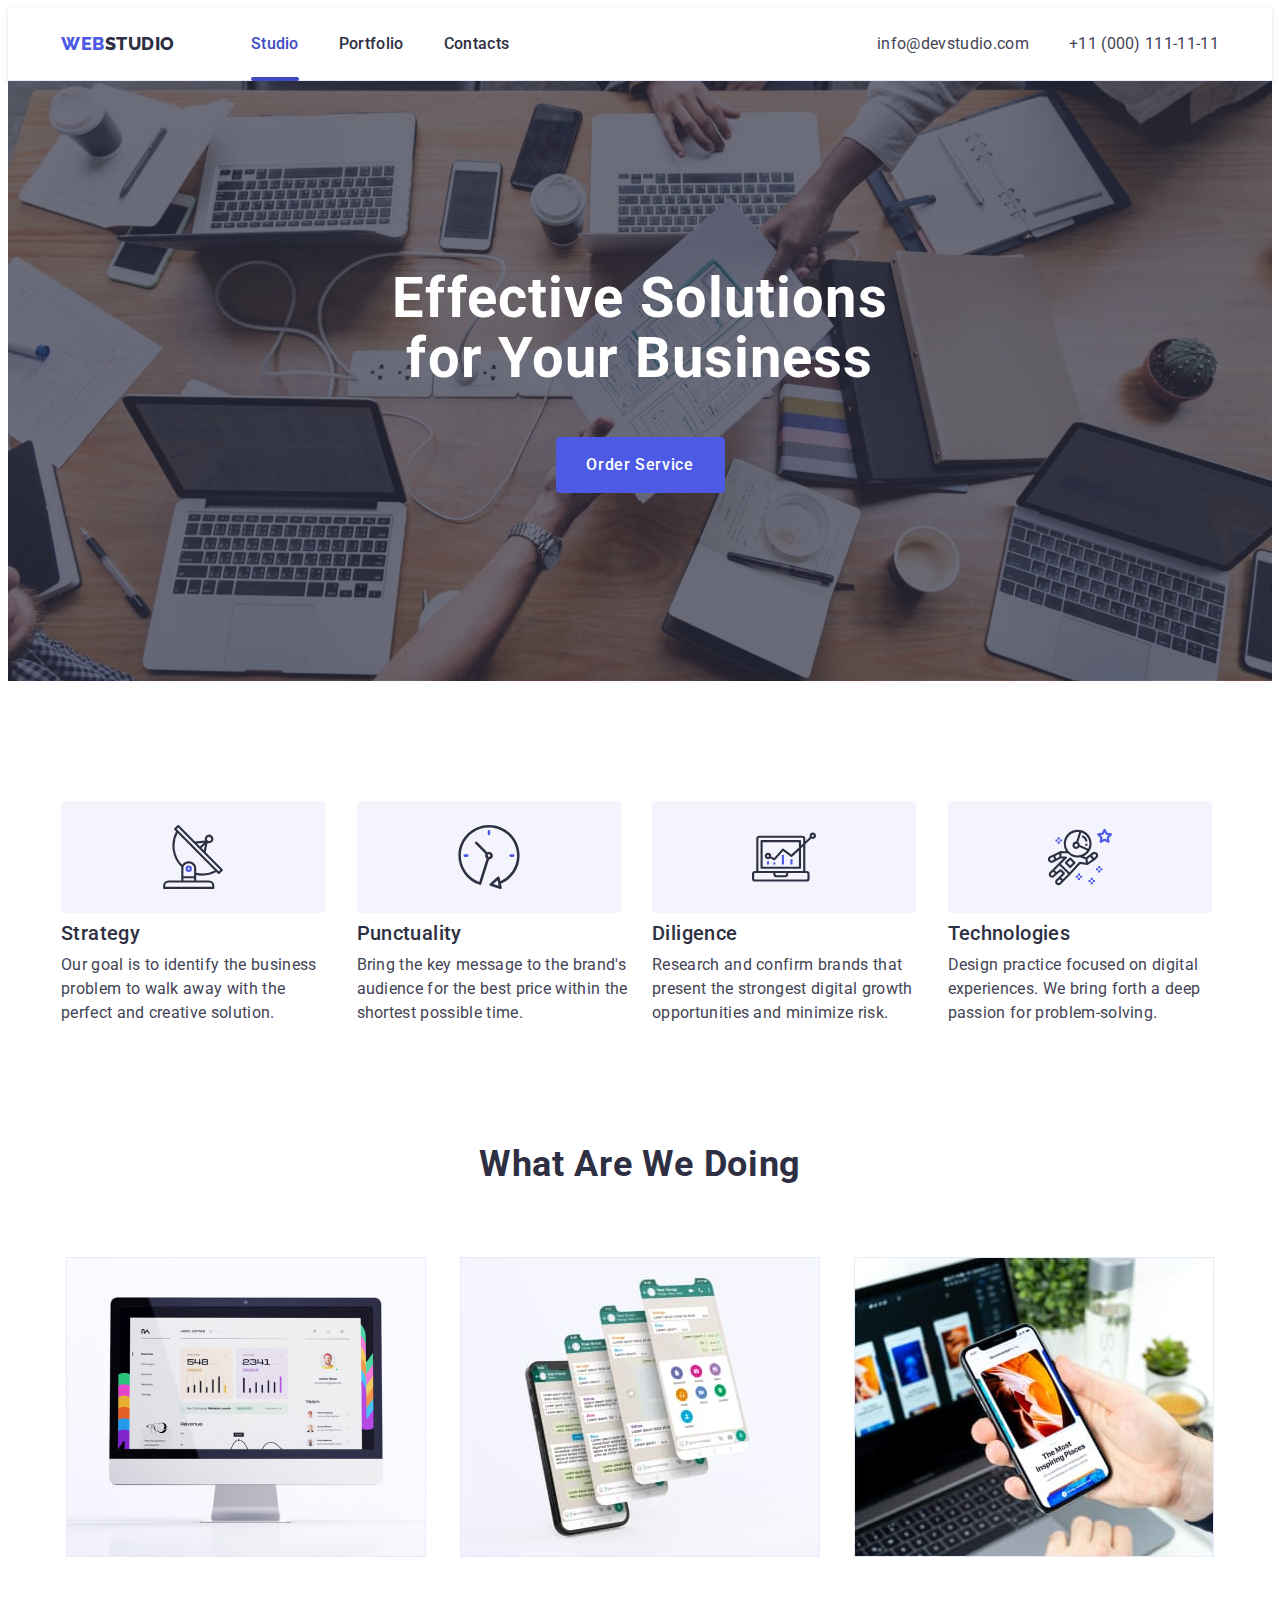
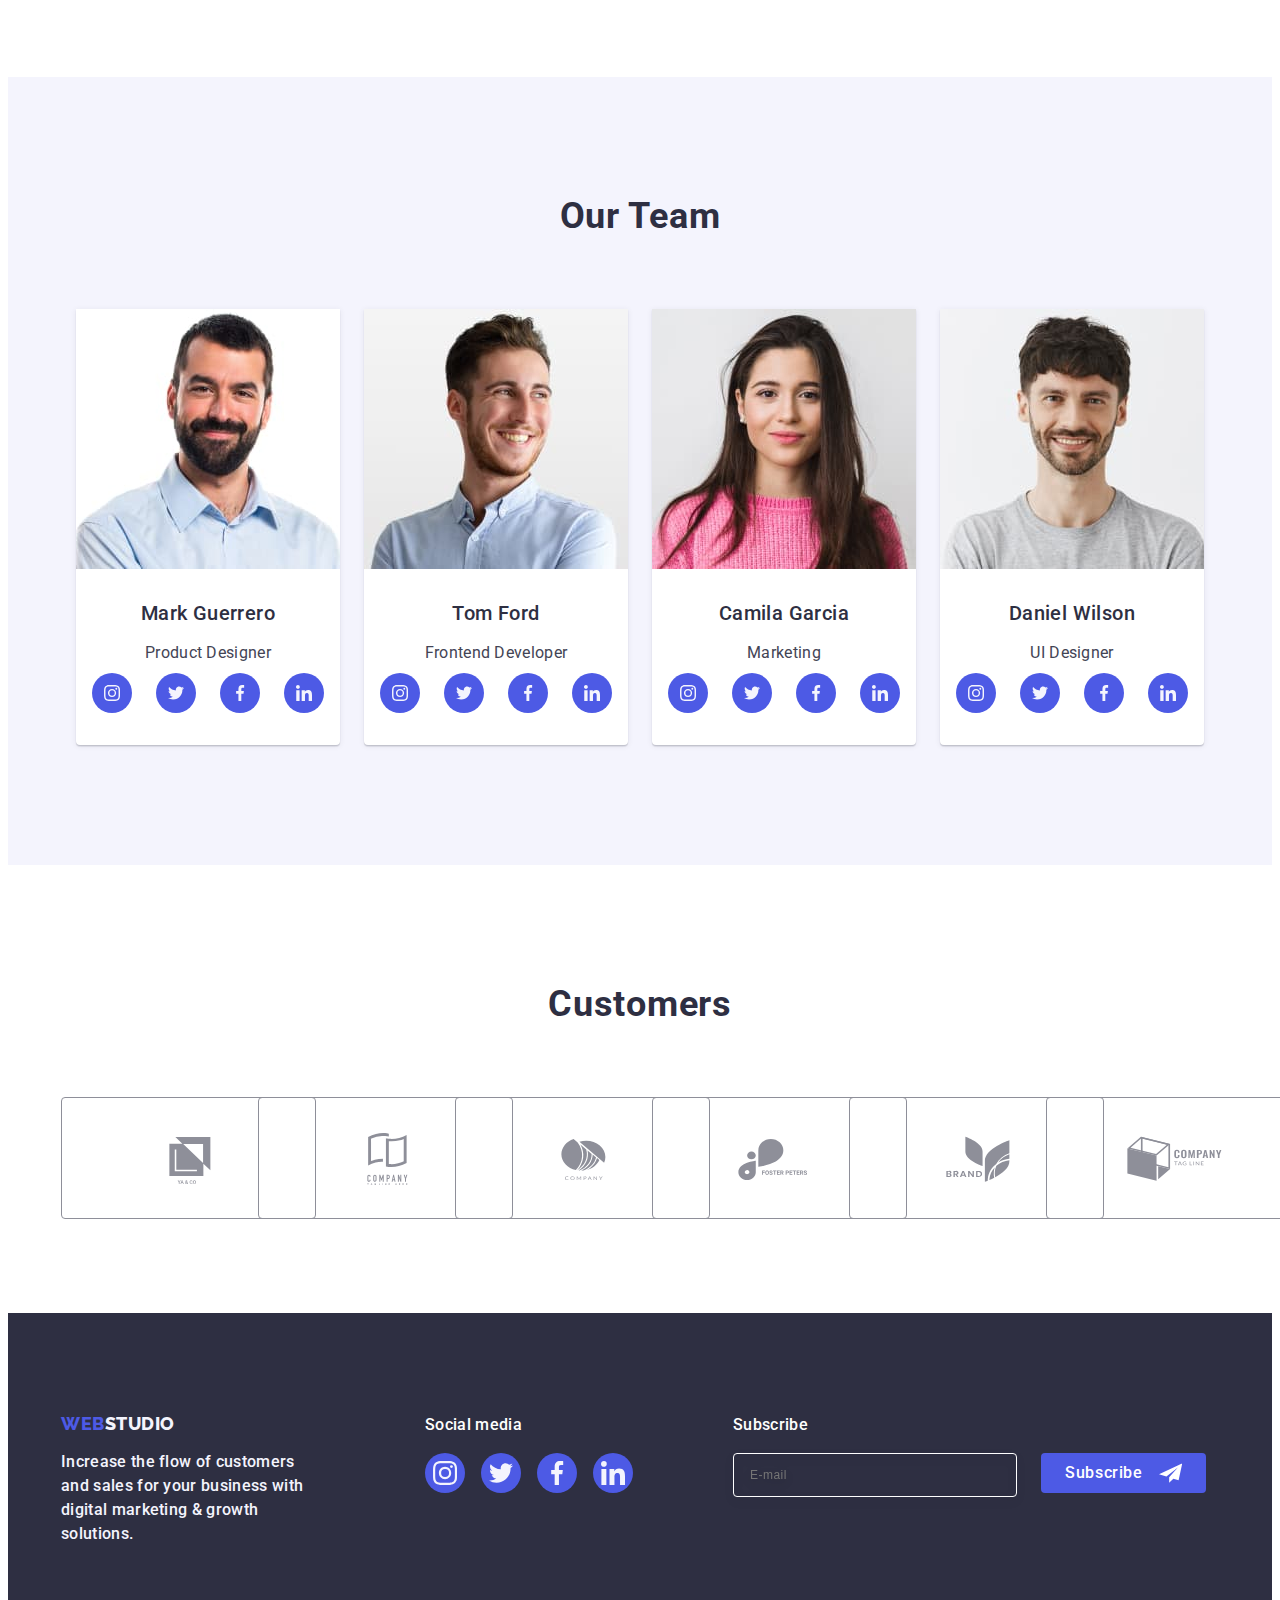
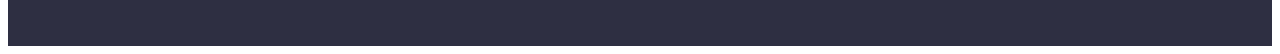
<file: index.html>
<!DOCTYPE html>
<html lang="en">

<head>
    <meta charset="utf-8">
    <meta name="viewport" content="width=device-width, initial-scale=1.0">
    <title>webstudio.com</title>
    <link rel="preconnect" href="https://fonts.googleapis.com">
    <link rel="preconnect" href="https://fonts.gstatic.com" crossorigin>
    <link
        href="https://fonts.googleapis.com/css2?family=Raleway:wght@800&family=Roboto:wght@400;500;700;900&display=swap"
        rel="stylesheet">
    <link rel="stylesheet" href="https://cdnjs.cloudflare.com/ajax/libs/modern-normalize/2.0.0/modern-normalize.min.css"
        integrity="sha512-4xo8blKMVCiXpTaLzQSLSw3KFOVPWhm/TRtuPVc4WG6kUgjH6J03IBuG7JZPkcWMxJ5huwaBpOpnwYElP/m6wg=="
        crossorigin="anonymous" referrerpolicy="no-referrer" />
    <link rel="stylesheet" href="./css/styles.css" />
    <link rel="stylesheet" href="./css/media.css" />
</head>

<body>
    <header class="header">
        <div class="container header-container">
            <nav class="header-navigation">
                <a class="logo link" href="./index.html">Web<span class="logo-accent link">Studio</span></a>
                <ul class="header-menu list">
                    <li><a class="header-menu-item link current" href="./index.html">Studio</a></li>
                    <li><a class="header-menu-item link" href="./portfolio.html">Portfolio</a></li>
                    <li><a class="header-menu-item link" href="">Contacts</a></li>
                </ul>
                <address class="address link">
                    <ul class="list adress-list">
                        <li><a class="adress-list-item link" href="mailto:info@devstudio.com">info@devstudio.com</a></li>
                        <li><a class="adress-list-item link" href="tel:+110001111111">+11 (000) 111-11-11</a></li>
                    </ul>
                </address>
            </nav>
            <button type="button" class="menu-open-btn" data-menu-open>
                <svg class="menu-icon" width="32" height="22">
                    <use href="./images/icons.svg#icon-menu-hamburger"></use>
                </svg>
            </button>
        </div>
        <div class="mod-menu is-hidden" data-menu>
            <button type="button" class="menu-close-btn" data-menu-close>
                <svg class="modal-icon" width="8" height="8">
                    <use href="./images/icons.svg#icon-close-modal"></use>
                </svg>
            </button>
            <ul class="mod-menu-list list">
                <li><a class="mod-menu-item link mod-current" href="./index.html">Studio</a></li>
                <li><a class="mod-menu-item link" href="./portfolio.html">Portfolio</a></li>
                <li><a class="mod-menu-item link" href="">Contacts</a></li>
            </ul>
            <div>
                <address class="mob-address link">
                    <ul class="list mob-adress-list">
                        <li><a class="mob-adress-tel link" href="tel:+110001111111">+11 (000) 111-11-11</a></li>
                        <li><a class="mob-adress-email link" href="mailto:info@devstudio.com">info@devstudio.com</a>
                        </li>
                    </ul>
                </address>
                <ul class="list mod-icons-list">
                    <li class="mod-icon-circle">
                        <a href="" class="mod-social-link">
                            <svg class="mod-social-icon" width="24" height="24">
                                <use href="./images/icons.svg#icon-instagram-2"></use>
                            </svg>
                        </a>
                    </li>
                    <li class="mod-icon-circle">
                        <a href="" class="mod-social-link">
                            <svg class="mod-social-icon" width="24" height="24">
                                <use href="./images/icons.svg#icon-twitter-1"></use>
                            </svg>
                        </a>
                    </li>
                    <li class="mod-icon-circle">
                        <a href="" class="mod-social-link">
                            <svg class="mod-social-icon" width="24" height="24">
                                <use href="./images/icons.svg#icon-facebook-1"></use>
                            </svg>
                        </a>
                    </li>
                    <li class="mod-icon-circle">
                        <a href="" class="mod-social-link">
                            <svg class="mod-social-icon" width="24" height="24">
                                <use href="./images/icons.svg#icon-linkedin-1"></use>
                            </svg>
                        </a>
                    </li>
                </ul>
            </div>
        </div>
    </header>
    <main>
        <section class="section-one">
            <div class="container container-section-one">
                <h1 class="section-one-title">Effective Solutions for Your Business</h1>
                <button class="button-index" type="button" data-modal-open>Order Service</button>
            </div>
        </section>

        <section class="section-two">
            <div class="container container-sec-two">
                <h2 class="visually-hidden">section </h2>
                <ul class="list container-section-two">
                    <li class="section-two-item">
                        <div class="sectiontwo-icon-block">
                            <svg class="section2-icon" width="64" height="64">
                                <use href="./images/icons.svg#icon-antenna-1"></use>
                            </svg>
                        </div>
                        <H3 class="section-title-item">Strategy</H3>
                        <p class="paragraph-style">Our goal is to identify the business problem to walk away with the perfect
                            and creative solution.
                        </p>
                    </li>
                    <li class="section-two-item">
                        <div class="sectiontwo-icon-block">
                            <svg class="section2-icon" width="64" height="64">
                                <use href="./images/icons.svg#icon-clock-1"></use>
                            </svg>
                        </div>
                        <H3 class="section-title-item">Punctuality</H3>
                        <p class="paragraph-style">Bring the key message to the brand's audience for the best price within the
                            shortest possible
                            time.</p>
                    </li>
                    <li class="section-two-item">
                        <div class="sectiontwo-icon-block">
                            <svg class="section2-icon" width="64" height="64">
                                <use href="./images/icons.svg#icon-diagram-1"></use>
                            </svg>
                        </div>
                        <H3 class="section-title-item">Diligence</H3>
                        <p class="paragraph-style">Research and confirm brands that present the strongest digital growth
                            opportunities and minimize
                            risk.</p>
                    </li>
                    <li class="section-two-item">
                        <div class="sectiontwo-icon-block">
                            <svg class="section2-icon" width="64" height="64">
                                <use href="./images/icons.svg#icon-astronaut-1"></use>
                            </svg>
                        </div>
                        <H3 class="section-title-item">Technologies</H3>
                        <p class="paragraph-style">Design practice focused on digital experiences. We bring forth a deep passion
                            for
                            problem-solving.</p>
                    </li>
                </ul>
            </div>
        </section>

        <section class="section-three">
            <div class="container container-sec-three">
                <h2 class="section-title">What are we doing</h2>
                <ul class="list container-three-item">
                    <li class="container-three-img">
                        <a href="./portfolio.html">
                            <img srcset="./images/sec2img1.jpg 1x, ./images/sec2img1-2x.jpg 2x"
                                src="./images/sec2img1.jpg" alt="personal computer" width="360" height="300">
                        </a>
                    </li>
                    <li class="container-three-img">
                        <a href="./portfolio.html">
                            <img srcset="./images/sec2img2.jpg 1x, ./images/sec2img2-2x.jpg 2x"
                                src="./images/sec2img2.jpg" alt="smartphone" width="360" height="300">
                        </a>
                    </li>
                    <li class="container-three-img">
                        <a href="./portfolio.html">
                            <img srcset="./images/sec2img3.jpg 1x, ./images/sec2img3-2x.jpg 2x"
                                src="./images/sec2img3.jpg" alt="mutual control" width="360" height="300">
                        </a>
                    </li>
                </ul>
            </div>
        </section>

        <section class="section-four">
            <div class="container container-section-four">
                <h2 class="section-title">Our Team</h2>
                <ul class="list container-four-list">
                    <li class="team-card">
                        <img srcset="./images/sec3img1mark-guerrer.jpg 1x, ./images/sec3img1mark-guerrer-2x.jpg 2x"
                            src="./images/sec3img1mark-guerrer.jpg" alt="Mark Guerrero" width="264" height="260">
                        <div class="card-content">
                            <h3 class="section-title-item">Mark Guerrero</h3>
                            <p class="p-style">Product Designer</p>
                            <ul class="list team-icons-list">
                                <li class="team-icon-circle">
                                    <a href="" class="team-link">
                                        <svg class="social-icon" width="16" height="16">
                                            <use href="./images/icons.svg#icon-instagram-2"></use>
                                        </svg>
                                    </a>
                                </li>
                                <li class="team-icon-circle">
                                    <a href="" class="team-link">
                                        <svg class="social-icon" width="16" height="16">
                                            <use href="./images/icons.svg#icon-twitter-1"></use>
                                        </svg>
                                    </a>
                                </li>
                                <li class="team-icon-circle">
                                    <a href="" class="team-link">
                                        <svg class="social-icon" width="16" height="16">
                                            <use href="./images/icons.svg#icon-facebook-1"></use>
                                        </svg>
                                    </a>
                                </li>
                                <li class="team-icon-circle">
                                    <a href="" class="team-link">
                                        <svg class="social-icon" width="16" height="16">
                                            <use href="./images/icons.svg#icon-linkedin-1"></use>
                                        </svg>
                                    </a>
                                </li>
                            </ul>
                        </div>
                    </li>
                    <li class="team-card">
                        <img srcset="./images/sec3img2tom-ford.jpg 1x, ./images/sec3img2tom-ford-2x.jpg 2x"
                            src="./images/sec3img2tom-ford.jpg" alt="Tom Ford" width="264" height="260">
                        <div class="card-content">
                            <h3 class="section-title-item">Tom Ford</h3>
                            <p class="p-style">Frontend Developer</p>
                            <ul class="list team-icons-list">
                                <li class="team-icon-circle">
                                    <a href="" class="team-link">
                                        <svg class="social-icon" width="16" height="16">
                                            <use href="./images/icons.svg#icon-instagram-2"></use>
                                        </svg>
                                    </a>
                                </li>
                                <li class="team-icon-circle">
                                    <a href="" class="team-link">
                                        <svg class="social-icon" width="16" height="16">
                                            <use href="./images/icons.svg#icon-twitter-1"></use>
                                        </svg>
                                    </a>
                                </li>
                                <li class="team-icon-circle">
                                    <a href="" class="team-link">
                                        <svg class="social-icon" width="16" height="16">
                                            <use href="./images/icons.svg#icon-facebook-1"></use>
                                        </svg>
                                    </a>
                                </li>
                                <li class="team-icon-circle">
                                    <a href="" class="team-link">
                                        <svg class="social-icon" width="16" height="16">
                                            <use href="./images/icons.svg#icon-linkedin-1"></use>
                                        </svg>
                                    </a>
                                </li>
                            </ul>
                        </div>
                    </li>
                    <li class="team-card">
                        <img srcset="./images/sec3img3camila-garcia.jpg 1x, ./images/sec3img3camila-garcia-2x.jpg 2x"
                            src="./images/sec3img3camila-garcia.jpg" alt="Camila Garcia" width="264" height="260">
                        <div class="card-content">
                            <h3 class="section-title-item">Camila Garcia</h3>
                            <p class="p-style">Marketing</p>
                            <ul class="list team-icons-list">
                                <li class="team-icon-circle">
                                    <a href="" class="team-link">
                                        <svg class="social-icon" width="16" height="16">
                                            <use href="./images/icons.svg#icon-instagram-2"></use>
                                        </svg>
                                    </a>
                                </li>
                                <li class="team-icon-circle">
                                    <a href="" class="team-link">
                                        <svg class="social-icon" width="16" height="16">
                                            <use href="./images/icons.svg#icon-twitter-1"></use>
                                        </svg>
                                    </a>
                                </li>
                                <li class="team-icon-circle">
                                    <a href="" class="team-link">
                                        <svg class="social-icon" width="16" height="16">
                                            <use href="./images/icons.svg#icon-facebook-1"></use>
                                        </svg>
                                    </a>
                                </li>
                                <li class="team-icon-circle">
                                    <a href="" class="team-link">
                                        <svg class="social-icon" width="16" height="16">
                                            <use href="./images/icons.svg#icon-linkedin-1"></use>
                                        </svg>
                                    </a>
                                </li>
                            </ul>
                        </div>
                    </li>
                    <li class="team-card">
                        <img srcset="./images/sec3img4daniel-wilson.jpg 1x, ./images/sec3img4daniel-wilson-2x.jpg 2x"
                            src="./images/sec3img4daniel-wilson.jpg" alt="Daniel Wilson" width="264" height="260">
                        <div class="card-content">
                            <h3 class="section-title-item">Daniel Wilson</h3>
                            <p class="p-style">UI Designer</p>
                            <ul class="list team-icons-list">
                                <li class="team-icon-circle">
                                    <a href="" class="team-link">
                                        <svg class="social-icon" width="16" height="16">
                                            <use href="./images/icons.svg#icon-instagram-2"></use>
                                        </svg>
                                    </a>
                                </li>
                                <li class="team-icon-circle">
                                    <a href="" class="team-link">
                                        <svg class="social-icon" width="16" height="16">
                                            <use href="./images/icons.svg#icon-twitter-1"></use>
                                        </svg>
                                    </a>
                                </li>
                                <li class="team-icon-circle">
                                    <a href="" class="team-link">
                                        <svg class="social-icon" width="16" height="16">
                                            <use href="./images/icons.svg#icon-facebook-1"></use>
                                        </svg>
                                    </a>
                                </li>
                                <li class="team-icon-circle">
                                    <a href="" class="team-link">
                                        <svg class="social-icon" width="16" height="16">
                                            <use href="./images/icons.svg#icon-linkedin-1"></use>
                                        </svg>
                                    </a>
                                </li>
                            </ul>
                        </div>
                    </li>
                </ul>
            </div>
        </section>

        <section class="section-customers">
            <div class="container container-customers">
                <h2 class="section-title">Customers</h2>
                <ul class="list customers-icon-list">
                    <li class="customers-icon-block">
                        <a href="" class="customers-icon-link">
                            <svg class="customers-icon" width="104" height="56">
                                <use href="./images/icons.svg#icon-logo1-yaco"></use>
                            </svg>
                        </a>
                    </li>
                    <li class="customers-icon-block">
                        <a href="" class="customers-icon-link">
                            <svg class="customers-icon" width="104" height="56">
                                <use href="./images/icons.svg#icon-logo2-tagline"></use>
                            </svg>
                        </a>
                    </li>
                    <li class="customers-icon-block">
                        <a href="" class="customers-icon-link">
                            <svg class="customers-icon" width="104" height="56">
                                <use href="./images/icons.svg#icon-logo3-company"></use>
                            </svg>
                        </a>
                    </li>
                    <li class="customers-icon-block">
                        <a href="" class="customers-icon-link">
                            <svg class="customers-icon" width="104" height="56">
                                <use href="./images/icons.svg#icon-logo4-forcterpeters"></use>
                            </svg>
                        </a>
                    </li>
                    <li class="customers-icon-block">
                        <a href="" class="customers-icon-link">
                            <svg class="customers-icon" width="104" height="56">
                                <use href="./images/icons.svg#icon-logo5-brand"></use>
                            </svg>
                        </a>
                    </li>
                    <li class="customers-icon-block">
                        <a href="" class="customers-icon-link">
                            <svg class="customers-icon" width="104" height="56">
                                <use href="./images/icons.svg#icon-logo6-companyTL"></use>
                            </svg>
                        </a>
                    </li>
                </ul>
            </div>
        </section>
    </main>

    <footer class="footer">
        <div class="container container-footer">
            <div class="footer-text">
                <a class="footer-logo link footer-block" href="./index.html">Web<span
                        class="footter-logo-accent link">
                        Studio </span></a>
                <p class="footer-paragraf">Increase the flow of customers and sales for your business with digital
                    marketing & growth solutions.</p>
            </div>
            <div class="footer-social-block">
                <p class="social-text">Social media</p>
                <ul class="list footer-icons-list">
                    <li class="footer-icon-circle">
                        <a href="" class="footer-icon-link">
                            <svg class="footer-icon" width="24" height="24">
                                <use href="./images/icons.svg#icon-instagram-2"></use>
                            </svg>
                        </a>
                    </li>
                    <li class="footer-icon-circle">
                        <a href="" class="footer-icon-link">
                            <svg class="footer-icon" width="24" height="24">
                                <use href="./images/icons.svg#icon-twitter-1"></use>
                            </svg>
                        </a>
                    </li>
                    <li class="footer-icon-circle">
                        <a href="" class="footer-icon-link">
                            <svg class="footer-icon" width="24" height="24">
                                <use href="./images/icons.svg#icon-facebook-1"></use>
                            </svg>
                        </a>
                    </li>
                    <li class="footer-icon-circle">
                        <a href="" class="footer-icon-link">
                            <svg class="footer-icon" width="24" height="24">
                                <use href="./images/icons.svg#icon-linkedin-1"></use>
                            </svg>
                        </a>
                    </li>
                </ul>
            </div>
            <div class="footer-form-container">
                <p class="footer-form-title">Subscribe</p>
                <form class="footer-form">
                    <label class="footer-label" for="footer-input">
                        <input id="footer-input" class="footer-input" type="email" name="user-subscribe"
                            placeholder="E-mail">
                    </label>
                    <button class="footer-button" type="submit">Subscribe
                        <svg class="footer-button-icon" width="24" height="24">
                            <use href="./images/icons.svg#icon-plane"></use>
                        </svg>
                    </button>
                </form>
            </div>
        </div>
    </footer>
    <div class="backdrop is-hidden" data-modal>
        <div class="modal">
            <button type="button" class="modal-close-btn" data-modal-close>
                <svg class="modal-icon" width="8" height="8">
                    <use href="./images/icons.svg#icon-close-modal"></use>
                </svg>
            </button>
            <p class="modal-title">
                Leave your contacts and we will call you back
            </p>
            <form class="modal-form">
                <div class="container-form">
                    <label class="label-user-name" for="user-name">Name</label>
                    <div class="input-user-name">
                        <input id="user-name" name="user-name" type="text" class="modal-input" required />
                        <svg class="modal-input-icon" width="18" height="24">
                            <use href="./images/icons.svg#icon-person"></use>
                        </svg>
                    </div>
                </div>
                <div class="container-form">
                    <label class="label-user-name" for="user-phone">Phone</label>
                    <div class="input-user-name">
                        <input id="user-phone" name="user-phone" type="text" class="modal-input" required />
                        <svg class="modal-input-icon" width="18" height="24">
                            <use href="./images/icons.svg#icon-phone"></use>
                        </svg>
                    </div>
                </div>
                <div class="container-form">
                    <label class="label-user-name" for="user-email">Email</label>
                    <div class="input-user-name">
                        <input id="user-email" name="user-email" type="email" class="modal-input" required />
                        <svg class="modal-input-icon" width="18" height="24">
                            <use href="./images/icons.svg#icon-email"></use>
                        </svg>
                    </div>
                </div>
                <div class="container-form-comment">
                    <label class="label-user-name" for="user-comment">Comment</label>
                    <textarea class="modal-textarea" id="user-comment" name="user-comment" placeholder="Text input"
                        required></textarea>
                </div>
                <div class="modal-chekbox">
                    <input class="visually-hidden modal-chekbox-input" type="checkbox" id="user-privacy" value="true"
                        name="user-privacy">
                    <label class=" modal-chekbox-label" for="user-privacy">
                        <span class="chekbox-label-icon">
                            <svg class="modal-chekbox-icon" width="10" height="8">
                                <use href="./images/icons.svg#icon-click"></use>
                            </svg>
                        </span>
                        I accept the terms and conditions of the
                        <a href="" class="modal-label-policy">Privacy Policy</a>
                    </label>
                </div>
                <button class="modal-button" type="submit">Send</button>
            </form>
        </div>
    </div>
    <script src="./js/mobile-menu.js"></script>
    <script src="./js/modal.js"></script>
</body>

</html>
</file>
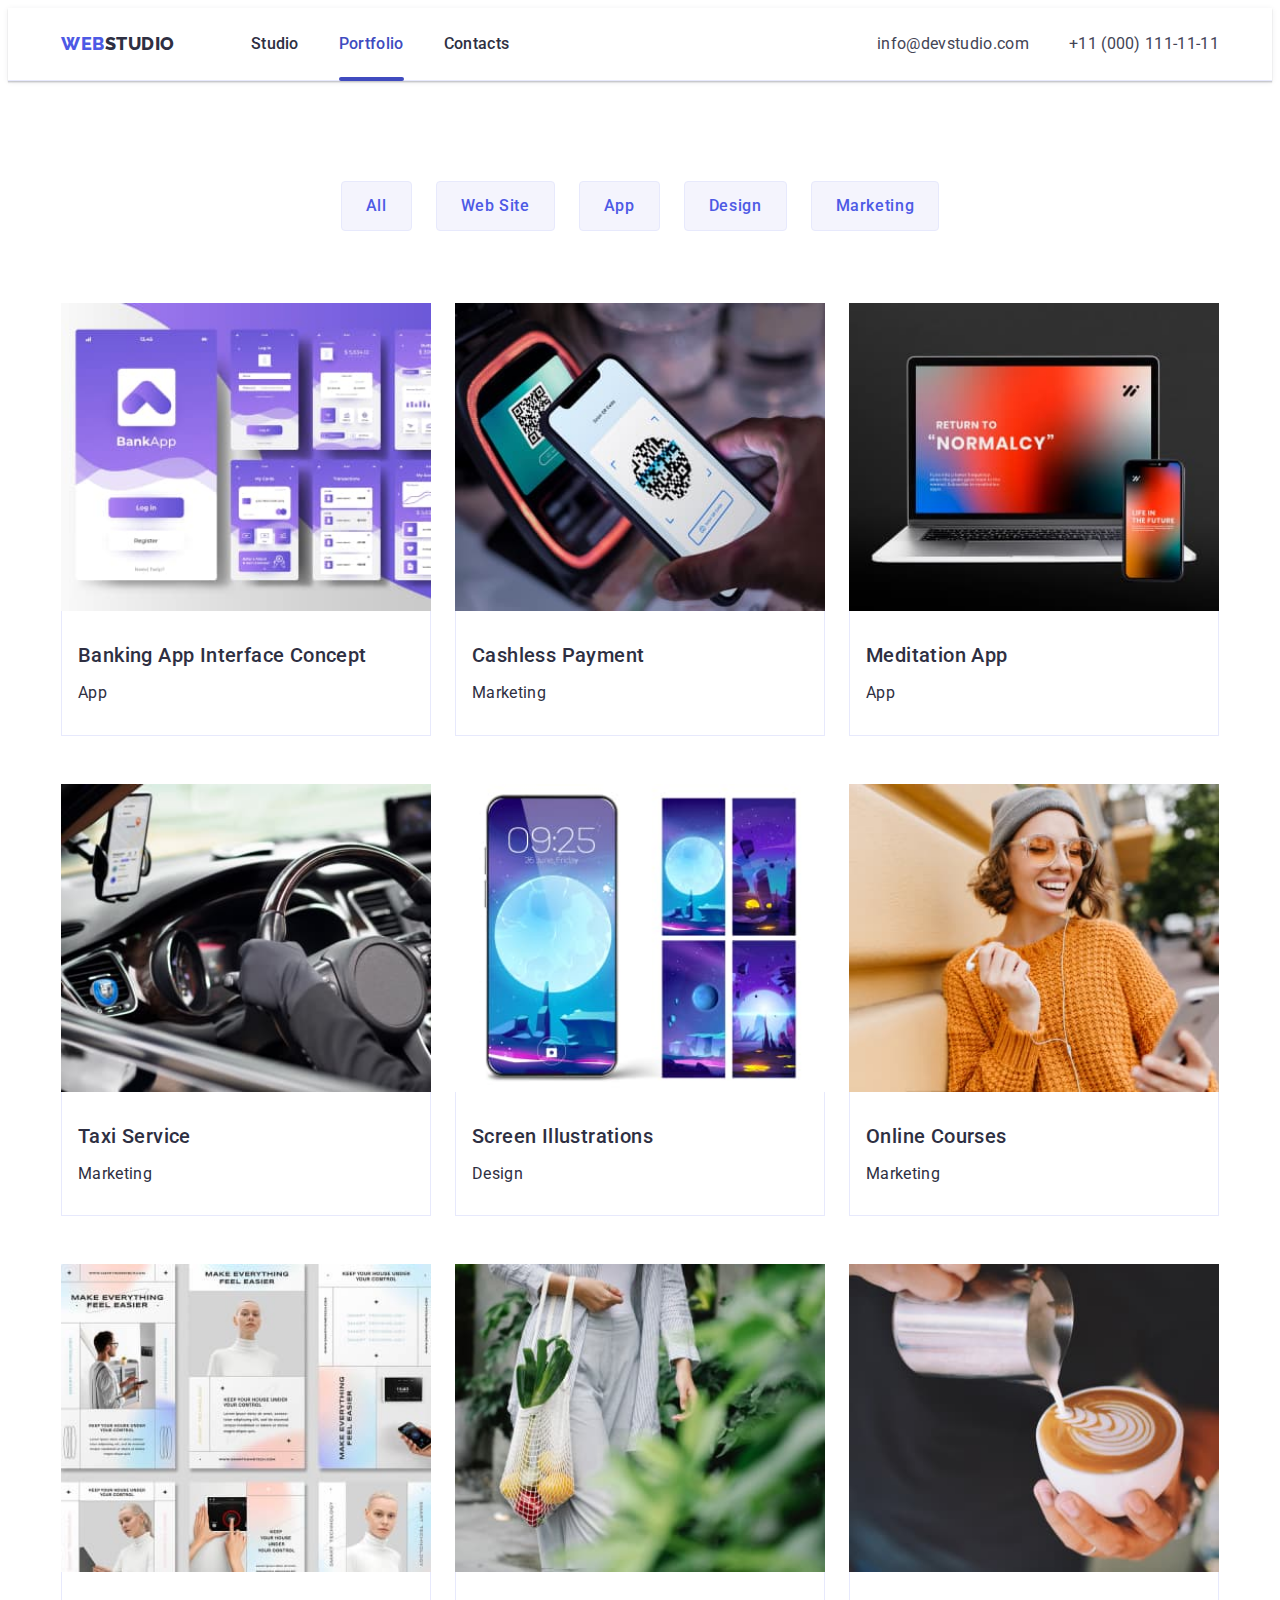
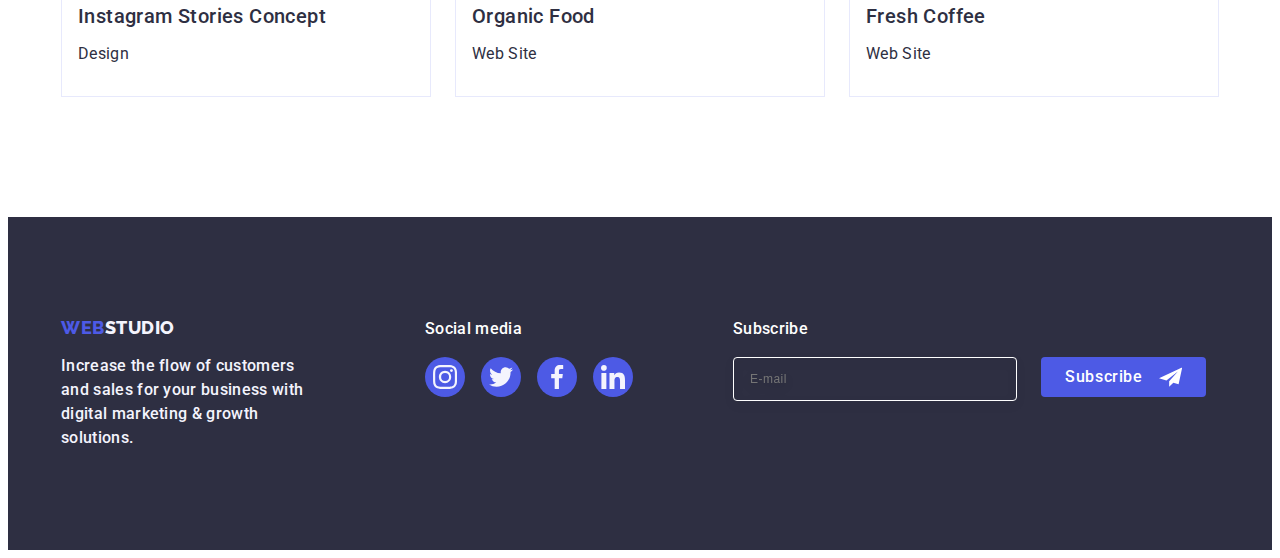
<file: portfolio.html>
<!DOCTYPE html>
<html lang="en">

<head>
    <meta charset="utf-8">
    <meta name="viewport" content="width=device-width, initial-scale=1.0">
    <title>webstudio.com</title>
    <link rel="preconnect" href="https://fonts.googleapis.com">
    <link rel="preconnect" href="https://fonts.gstatic.com" crossorigin>
    <link
        href="https://fonts.googleapis.com/css2?family=Raleway:wght@800&family=Roboto:wght@400;500;700;900&display=swap"
        rel="stylesheet">
    <link rel="stylesheet" href="https://cdnjs.cloudflare.com/ajax/libs/modern-normalize/2.0.0/modern-normalize.min.css"
        integrity="sha512-4xo8blKMVCiXpTaLzQSLSw3KFOVPWhm/TRtuPVc4WG6kUgjH6J03IBuG7JZPkcWMxJ5huwaBpOpnwYElP/m6wg=="
        crossorigin="anonymous" referrerpolicy="no-referrer" />
    <link rel="stylesheet" href="./css/styles.css" />
    <link rel="stylesheet" href="./css/media.css" />
</head>

<body>
    <header class="header">
        <div class="container header-container">
            <nav class="header-navigation">
                <a class="logo link" href="./index.html">Web<span class="logo-accent link">Studio</span></a>
                <ul class="header-menu list">
                    <li><a class="header-menu-item link" href="./index.html">Studio</a></li>
                    <li><a class="header-menu-item link current" href="./portfolio.html">Portfolio</a></li>
                    <li><a class="header-menu-item link" href="">Contacts</a></li>
                </ul>
                <address class="address link">
                    <ul class="list adress-list">
                        <li><a class="adress-list-item link" href="mailto:info@devstudio.com">info@devstudio.com</a>
                        </li>
                        <li><a class="adress-list-item link" href="tel:+110001111111">+11 (000) 111-11-11</a></li>
                    </ul>
                </address>
            </nav>
            <button type="button" class="menu-open-btn" data-menu-open>
                <svg class="menu-icon" width="32" height="22">
                    <use href="./images/icons.svg#icon-menu-hamburger"></use>
                </svg>
            </button>
        </div>
        <div class="mod-menu is-hidden" data-menu>
            <button type="button" class="menu-close-btn" data-menu-close>
                <svg class="modal-icon" width="8" height="8">
                    <use href="./images/icons.svg#icon-close-modal"></use>
                </svg>
            </button>
            <ul class="mod-menu-list list">
                <li><a class="mod-menu-item link" href="./index.html">Studio</a></li>
                <li><a class="mod-menu-item link  mod-current" href="./portfolio.html">Portfolio</a></li>
                <li><a class="mod-menu-item link" href="">Contacts</a></li>
            </ul>
            <div>
                <address class="mob-address link">
                    <ul class="list mob-adress-list">
                        <li><a class="mob-adress-tel link" href="tel:+110001111111">+11 (000) 111-11-11</a></li>
                        <li><a class="mob-adress-email link" href="mailto:info@devstudio.com">info@devstudio.com</a>
                        </li>
                    </ul>
                </address>
                <ul class="list mod-icons-list">
                    <li class="mod-icon-circle">
                        <a href="" class="mod-social-link">
                            <svg class="mod-social-icon" width="24" height="24">
                                <use href="./images/icons.svg#icon-instagram-2"></use>
                            </svg>
                        </a>
                    </li>
                    <li class="mod-icon-circle">
                        <a href="" class="mod-social-link">
                            <svg class="mod-social-icon" width="24" height="24">
                                <use href="./images/icons.svg#icon-twitter-1"></use>
                            </svg>
                        </a>
                    </li>
                    <li class="mod-icon-circle">
                        <a href="" class="mod-social-link">
                            <svg class="mod-social-icon" width="24" height="24">
                                <use href="./images/icons.svg#icon-facebook-1"></use>
                            </svg>
                        </a>
                    </li>
                    <li class="mod-icon-circle">
                        <a href="" class="mod-social-link">
                            <svg class="mod-social-icon" width="24" height="24">
                                <use href="./images/icons.svg#icon-linkedin-1"></use>
                            </svg>
                        </a>
                    </li>
                </ul>
            </div>
        </div>
    </header>
    <main>
        <section class="container-portfolio">
            <div class="container">
                <h1 class="visually-hidden">Section</h1>
                <ul class="list container-portfolio-button">
                    <li><button class="portfolio-button" type="button">All</button></li>
                    <li><button class="portfolio-button" type="button">Web Site</button></li>
                    <li><button class="portfolio-button" type="button">App</button></li>
                    <li><button class="portfolio-button" type="button">Design</button></li>
                    <li><button class="portfolio-button" type="button">Marketing</button></li>
                </ul>
                <ul class="list container-portfolio-list">
                    <li class="portfolio-card">
                        <a class="link container-portfolio-item" href="./index.html">
                            <div class="box-overlay">
                                <picture>
                                    <source srcset="
                                    ./images/portfolioimg1.jpg    1x, 
                                    ./images/portfolioimg1-2x.jpg 2x
                                    " media="(min-width: 768px)" />
                                    <source srcset="
                                    ./images/portfolioimg1-mob.jpg    1x, 
                                    ./images/portfolioimg1-mob-2x.jpg 2x" media="(max-width: 767px)" />
                                    <img src="./images/portfolioimg1.jpg" alt="Banking App Interface Concept"
                                        width="792" />
                                </picture>
                                <p class="overlay-text">
                                    14 Stylish and User-Friendly App Design Concepts · Task Manager App · Calorie
                                    Tracker App · Exotic Fruit Ecommerce App · Cloud Storage App
                                </p>
                            </div>
                            <div class="portfolio-card-description">
                                <h2 class="section-title-item">Banking App Interface Concept</h2>
                                <p class="p-style">App</p>
                            </div>
                        </a>
                    </li>
                    <li class="portfolio-card">
                        <a class="link container-portfolio-item" href="./index.html">
                            <div class="box-overlay">
                                <picture>
                                    <source srcset="
                                    ./images/portfolioimg2.jpg    1x, 
                                    ./images/portfolioimg2-2x.jpg 2x
                                    " media="(min-width: 768px)" />
                                    <source srcset="
                                    ./images/portfolioimg2-mob.jpg    1x, 
                                    ./images/portfolioimg2-mob-2x.jpg 2x" media="(max-width: 767px)" />
                                    <img src="./images/portfolioimg2.jpg" alt="Cashless Payment" width="792" />
                                </picture>
                                <p class="overlay-text">
                                    14 Stylish and User-Friendly App Design Concepts · Task Manager App · Calorie
                                    Tracker App · Exotic Fruit Ecommerce App · Cloud Storage App
                                </p>
                            </div>
                            <div class="portfolio-card-description">
                                <h2 class="section-title-item">Cashless Payment</h2>
                                <p class="p-style">Marketing</p>
                            </div>
                        </a>
                    </li>
                    <li class="portfolio-card">
                        <a class="link container-portfolio-item" href="./index.html">
                            <div class="box-overlay">
                                <picture>
                                    <source srcset="
                                    ./images/portfolioimg3.jpg    1x, 
                                    ./images/portfolioimg3-2x.jpg 2x
                                    " media="(min-width: 768px)" />
                                    <source srcset="
                                    ./images/portfolioimg3-mob.jpg    1x, 
                                    ./images/portfolioimg3-mob-2x.jpg 2x" media="(max-width: 767px)" />
                                    <img src="./images/portfolioimg3.jpg" alt="Meditation App" width="792" />
                                </picture>
                                <p class="overlay-text">
                                    14 Stylish and User-Friendly App Design Concepts · Task Manager App · Calorie
                                    Tracker App · Exotic Fruit Ecommerce App · Cloud Storage App
                                </p>
                            </div>
                            <div class="portfolio-card-description">
                                <h2 class="section-title-item">Meditation App</h2>
                                <p class="p-style">App</p>
                            </div>
                        </a>
                    </li>
                    <li class="portfolio-card">
                        <a class="link container-portfolio-item" href="./index.html">
                            <div class="box-overlay">
                                <picture>
                                    <source srcset="
                                    ./images/portfolioimg4.jpg    1x, 
                                    ./images/portfolioimg4-2x.jpg 2x
                                    " media="(min-width: 768px)" />
                                    <source srcset="
                                    ./images/portfolioimg4-mob.jpg    1x, 
                                    ./images/portfolioimg4-mob-2x.jpg 2x" media="(max-width: 767px)" />
                                    <img src="./images/portfolioimg4.jpg" alt="Taxi Service" width="792" />
                                </picture>
                                <p class="overlay-text">
                                    14 Stylish and User-Friendly App Design Concepts · Task Manager App · Calorie
                                    Tracker App · Exotic Fruit Ecommerce App · Cloud Storage App
                                </p>
                            </div>
                            <div class="portfolio-card-description">
                                <h2 class="section-title-item">Taxi Service</h2>
                                <p class="p-style">Marketing</p>
                            </div>
                        </a>
                    </li>
                    <li class="portfolio-card">
                        <a class="link container-portfolio-item" href="./index.html">
                            <div class="box-overlay">
                                <picture>
                                    <source srcset="
                                    ./images/portfolioimg5.jpg    1x, 
                                    ./images/portfolioimg5-2x.jpg 2x
                                    " media="(min-width: 768px)" />
                                    <source srcset="
                                    ./images/portfolioimg5-mob.jpg    1x, 
                                    ./images/portfolioimg5-mob-2x.jpg 2x" media="(max-width: 767px)" />
                                    <img src="./images/portfolioimg5.jpg" alt="Screen Illustrations" width="792" />
                                </picture>
                                <p class="overlay-text">
                                    14 Stylish and User-Friendly App Design Concepts · Task Manager App · Calorie
                                    Tracker App · Exotic Fruit Ecommerce App · Cloud Storage App
                                </p>
                            </div>
                            <div class="portfolio-card-description">
                                <h2 class="section-title-item">Screen Illustrations</h2>
                                <p class="p-style">Design</p>
                            </div>
                        </a>
                    </li>
                    <li class="portfolio-card">
                        <a class="link container-portfolio-item" href="./index.html">
                            <div class="box-overlay">
                                <picture>
                                    <source srcset="
                                    ./images/portfolioimg6.jpg    1x, 
                                    ./images/portfolioimg6-2x.jpg 2x
                                    " media="(min-width: 768px)" />
                                    <source srcset="
                                    ./images/portfolioimg6-mob.jpg    1x, 
                                    ./images/portfolioimg6-mob-2x.jpg 2x" media="(max-width: 767px)" />
                                    <img src="./images/portfolioimg6.jpg" alt="Online Courses" width="792" />
                                </picture>
                                <p class="overlay-text">
                                    14 Stylish and User-Friendly App Design Concepts · Task Manager App · Calorie
                                    Tracker App · Exotic Fruit Ecommerce App · Cloud Storage App
                                </p>
                            </div>
                            <div class="portfolio-card-description">
                                <h2 class="section-title-item">Online Courses</h2>
                                <p class="p-style">Marketing</p>
                            </div>
                        </a>
                    </li>
                    <li class="portfolio-card">
                        <a class="link container-portfolio-item" href="./index.html">
                            <div class="box-overlay">
                                <picture>
                                    <source srcset="
                                    ./images/portfolioimg7.jpg    1x, 
                                    ./images/portfolioimg7-2x.jpg 2x
                                    " media="(min-width: 768px)" />
                                    <source srcset="
                                    ./images/portfolioimg7-mob.jpg    1x, 
                                    ./images/portfolioimg7-mob-2x.jpg 2x" media="(max-width: 767px)" />
                                    <img src="./images/portfolioimg7.jpg" alt="Instagram Stories Concept" width="792" />
                                </picture>
                                <p class="overlay-text">
                                    14 Stylish and User-Friendly App Design Concepts · Task Manager App · Calorie
                                    Tracker App · Exotic Fruit Ecommerce App · Cloud Storage App
                                </p>
                            </div>
                            <div class="portfolio-card-description">
                                <h2 class="section-title-item">Instagram Stories Concept</h2>
                                <p class="p-style">Design</p>
                            </div>
                        </a>
                    </li>
                    <li class="portfolio-card">
                        <a class="link container-portfolio-item" href="./index.html">
                            <div class="box-overlay">
                                <picture>
                                    <source srcset="
                                    ./images/portfolioimg8.jpg    1x, 
                                    ./images/portfolioimg8-2x.jpg 2x
                                    " media="(min-width: 768px)" />
                                    <source srcset="
                                    ./images/portfolioimg8-mob.jpg    1x, 
                                    ./images/portfolioimg8-mob-2x.jpg 2x" media="(max-width: 767px)" />
                                    <img src="./images/portfolioimg8.jpg" alt="Organic Food" width="792" />
                                </picture>
                                <p class="overlay-text">
                                    14 Stylish and User-Friendly App Design Concepts · Task Manager App · Calorie
                                    Tracker App · Exotic Fruit Ecommerce App · Cloud Storage App
                                </p>
                            </div>
                            <div class="portfolio-card-description">
                                <h2 class="section-title-item">Organic Food</h2>
                                <p class="p-style">Web Site</p>
                            </div>
                        </a>
                    </li>
                    <li class="portfolio-card">
                        <a class="link container-portfolio-item" href="./index.html">
                            <div class="box-overlay">
                                <picture>
                                    <source srcset="
                                    ./images/portfolioimg9.jpg    1x, 
                                    ./images/portfolioimg9-2x.jpg 2x
                                    " media="(min-width: 768px)" />
                                    <source srcset="
                                    ./images/portfolioimg9-mob.jpg    1x, 
                                    ./images/portfolioimg9-mob-2x.jpg 2x" media="(max-width: 767px)" />
                                    <img src="./images/portfolioimg9.jpg" alt="Fresh Coffee" width="792" />
                                </picture>
                                <p class="overlay-text">
                                    14 Stylish and User-Friendly App Design Concepts · Task Manager App · Calorie
                                    Tracker App · Exotic Fruit Ecommerce App · Cloud Storage App
                                </p>
                            </div>
                            <div class="portfolio-card-description">
                                <h2 class="section-title-item">Fresh Coffee</h2>
                                <p class="p-style">Web Site</p>
                            </div>
                        </a>
                    </li>
                </ul>
            </div>
        </section>
    </main>
    <footer class="footer">
        <div class="container container-footer">
            <div class="footer-text">
                <a class="footer-logo link footer-block" href="./index.html">Web<span class="footter-logo-accent link">
                        Studio </span></a>
                <p class="footer-paragraf">Increase the flow of customers and sales for your business with digital
                    marketing & growth solutions.</p>
            </div>
            <div class="footer-social-block">
                <p class="social-text">Social media</p>
                <ul class="list footer-icons-list">
                    <li class="footer-icon-circle">
                        <a href="" class="footer-icon-link">
                            <svg class="footer-icon" width="24" height="24">
                                <use href="./images/icons.svg#icon-instagram-2"></use>
                            </svg>
                        </a>
                    </li>
                    <li class="footer-icon-circle">
                        <a href="" class="footer-icon-link">
                            <svg class="footer-icon" width="24" height="24">
                                <use href="./images/icons.svg#icon-twitter-1"></use>
                            </svg>
                        </a>
                    </li>
                    <li class="footer-icon-circle">
                        <a href="" class="footer-icon-link">
                            <svg class="footer-icon" width="24" height="24">
                                <use href="./images/icons.svg#icon-facebook-1"></use>
                            </svg>
                        </a>
                    </li>
                    <li class="footer-icon-circle">
                        <a href="" class="footer-icon-link">
                            <svg class="footer-icon" width="24" height="24">
                                <use href="./images/icons.svg#icon-linkedin-1"></use>
                            </svg>
                        </a>
                    </li>
                </ul>
            </div>
            <div class="footer-form-container">
                <p class="footer-form-title">Subscribe</p>
                <form class="footer-form">
                    <label class="footer-label" for="footer-input">
                        <input id="footer-input" class="footer-input" type="email" name="user-subscribe"
                            placeholder="E-mail">
                    </label>
                    <button class="footer-button" type="submit">Subscribe
                        <svg class="footer-button-icon" width="24" height="24">
                            <use href="./images/icons.svg#icon-plane"></use>
                        </svg>
                    </button>
                </form>
            </div>
        </div>
    </footer>
    <script src="./js/mobile-menu.js"></script>
</body>
</body>

</html>
</file>
<file: css/styles.css>
:root {
  --navyblue: #2e2f42;
  --iris: #4d5ae5;
  --ocean: #404bbf;
  --slate: #434455;
  --white: #fff;
  --cloud: #f4f4fd;
  --background: #fff;
  --cornflower: #e7e9fc;
  --lightslate: #8e8f99;
  --green: #31d0aa;
  --navyblue-modal: rgba(46, 47, 66, 0.4);
  --dairy: #fcfcfc;
}
h1,
h2,
h3,
h4,
h5,
h6,
p {
  margin-top: 0;
  margin-bottom: 0;
}
ul,
ol {
  margin-top: 0;
  margin-bottom: 0;
  padding-left: 0;
}
body {
  font-size: 16px;
  font-family: "Roboto", sans-serif;
  line-height: 1.5;
  letter-spacing: 0.02em;
  color: var(--slate, #434455);
  background-color: var(--background, #fff);
}
img {
  display: block;
  max-width: 100%;
  height: auto;
  margin: 0 auto;
}
.visually-hidden {
  position: absolute;
  width: 1px;
  height: 1px;
  margin: -1px;
  border: 0;
  padding: 0;
  white-space: nowrap;
  clip-path: inset(100%);
  clip: rect(0 0 0 0);
  overflow: hidden;
}
.container {
  width: 100%;
  margin: 0 auto;
  padding: 0 16px;
  /* border: 1px solid red; */
}
.header {
  border-bottom: 1px solid #e7e9fc;
  box-shadow: 0px 2px 1px rgba(46, 47, 66, 0.08),
    0px 1px 1px rgba(46, 47, 66, 0.16), 0px 1px 6px rgba(46, 47, 66, 0.08);
    padding: 24px 0;
  }
.header-container {
  display: flex;
  align-items: center;
}
.header-navigation {
  display: flex;
  align-items: center;
  justify-content: space-between;
  flex-grow: 1;
}
.header-menu {
  display: none;
}
.adress-list {
  display: none;
}
.list {
  list-style: none;
}
.link {
  text-decoration: none;
}
.no-scroll {
  overflow: hidden;
}
.logo {
  color: var(--iris, #4d5ae5);
  font-size: 18px;
  font-family: "Raleway", sans-serif;
  font-weight: 800;
  line-height: 1.17;
  letter-spacing: 0.03em;
  text-transform: uppercase;
  /* margin-right: 110px; */
}
.logo-accent {
  color: var(--navyblue, #2e2f42);
}
.header-menu-item {
  display: block;
  color: var(--navyblue, #2e2f42);
  font-size: 16px;
  font-family: "Roboto", sans-serif;
  font-style: normal;
  font-weight: 500;
  line-height: 1.5;
  letter-spacing: 0.02em;
  transition: color 250ms cubic-bezier(0.4, 0, 0.2, 1);
  animation-timing-function: cubic-bezier(0.4, 0, 0.2, 1);
  transition-property: color;
  padding: 24px 0;
}
.header-menu-item:hover,
.header-menu-item:focus {
  color: var(--ocean, #404bbf);
  font-size: 16px;
  font-family: "Roboto", sans-serif;
  font-style: normal;
  font-weight: 500;
  line-height: 1.5;
  letter-spacing: 0.02em;
}
.menu-open-btn {
  display: flex;
  background-color: transparent;
  border: none;
  cursor: pointer;
  padding: 0;
  margin: 0;
}
.menu-icon {
  fiil: var(--navyblue);
}
.mod-menu {
  display: flex;
  flex-direction: column;
  justify-content: space-between;
  z-index: 2;
  position: fixed;
  top: 0;
  left: 0;
  width: 100vw;
  height: 100vh;
  padding: 80px 40px 40px 40px;
  background: var(--white);
  box-shadow: 0px 1px 6px 0px rgba(46, 47, 66, 0.08),
    0px 1px 1px 0px rgba(46, 47, 66, 0.16),
    0px 2px 1px 0px rgba(46, 47, 66, 0.08);
  visibility: visible;
  transform: translate(0%, 0%);
  transition: transform 250ms cubic-bezier(0.4, 0, 0.2, 1);
}
.mod-menu.is-hidden {
  transform: translate(0%, -100%);
  visibility: hidden;
}
.menu-close-btn {
  display: flex;
  align-items: center;
  justify-content: center;
  position: absolute;
  right: 24px;
  top: 24px;
  width: 24px;
  height: 24px;
  border: 1px solid rgba(0, 0, 0, 0.1);
  border-radius: 50%;
  background-color: var(--cornflower);
  padding: 0;
  cursor: pointer;
  transition: background-color 250ms cubic-bezier(0.4, 0, 0.2, 1),
    border 250ms cubic-bezier(0.4, 0, 0.2, 1);
}
.menu-close-btn:hover,
.menu-close-btn:focus {
  background-color: var(--ocean);
  border: none;
}
.modal-icon {
  width: 8px;
  height: 8px;
  fill: var(--navyblue);
  position: absolute;
  left: 50%;
  top: 50%;
  transform: translate(-50%, 0%);
  transition: fill 250ms cubic-bezier(0.4, 0, 0.2, 1);
}
.menu-close-btn:hover .modal-icon,
.menu-close-btn:focus .modal-icon {
  fill: #ffffff;
}
.mod-menu-list {
  display: flex;
  flex-direction: column;
  gap: 40px;
}
.mod-menu-item {
  font-family: "Roboto", sans-serif;
  font-size: 36px;
  font-weight: 700;
  line-height: 1.11; /* 111.111% */
  letter-spacing: 0.02em;
  text-transform: capitalize;
  color: var(--navyblue);
  text-align: left;
  transition: color 250ms cubic-bezier(0.4, 0, 0.2, 1);
  animation-timing-function: cubic-bezier(0.4, 0, 0.2, 1);
  transition-property: color;
}
.mod-menu-item:hover,
.mod-menu-item:focus {
  color: var(--ocean, #404bbf);
}
.mod-current {
  color: var(--ocean, #404bbf);
}
.mob-adress-list {
  display: flex;
  flex-direction: column;
  gap: 40px;
}
.mob-adress-tel {
  color: var(--iris, #4d5ae5);
  font-family: "Roboto", sans-serif;
  font-size: 25px;
  font-style: normal;
  font-weight: 700;
  line-height: 1.11; /* 111.111% */
  letter-spacing: 00.02px;
  text-transform: capitalize;
}
.mob-adress-email {
  color: var(--slate, #434455);
  font-family: "Roboto", sans-serif;
  font-size: 20px;
  font-style: normal;
  font-weight: 500;
  line-height: 1.2; /* 120% */
  letter-spacing: 0.02;
}
.mod-icons-list {
  display: flex;
  justify-content: space-between;
  margin-top: 48px;
}
.mod-icon-circle {
  width: 40px;
  height: 40px;
}
.mod-social-link {
  width: 100%;
  height: 100%;
  border-radius: 50%;
  background-color: var(--iris);
  display: flex;
  align-items: center;
  justify-content: center;
  transition: background-color 250ms cubic-bezier(0.4, 0, 0.2, 1);
  animation-timing-function: cubic-bezier(0.4, 0, 0.2, 1);
  transition-property: background-color;
}
.mod-social-link:hover,
.mod-social-link:focus {
  background-color: var(--ocean);
}
.mod-social-icon {
  fill: var(--cloud);
  width: 24px;
  height: 24px;
}
.team-icons-list {
  display: inline-flex;
  justify-content: center;
  gap: 24px;
}
.social-icon {
  fill: var(--cloud);
  width: 16px;
  height: 16px;
}
.current {
  color: var(--ocean, #404bbf);
  position: relative;
}
.current::after {
  content: "";
  position: absolute;
  bottom: -1px;
  left: 0;
  width: 100%;
  height: 4px;
  border-radius: 2px;
  background: var(--ocean);
}
.address {
  font-style: normal;
}
.adress-list-item {
  color: var(--slate, #434455);
  font-size: 12px;
  font-family: "Roboto", sans-serif;
  font-weight: 400;
  line-height: 1.17;
  letter-spacing: 0.04em;
  font-style: normal;
  transition: color 250ms cubic-bezier(0.4, 0, 0.2, 1);
  animation-timing-function: cubic-bezier(0.4, 0, 0.2, 1);
  transition-property: color;
}
.adress-list-item:hover,
.adress-list-item:focus {
  color: var(--ocean, #404bbf);
  font-size: 12px;
  font-family: "Roboto", sans-serif;
  font-weight: 400;
  line-height: 1.17;
  letter-spacing: 0.04em;
  font-style: normal;
}
.section-one {
  background-color: var(--navyblue, #2e2f42);
  background-image: linear-gradient(
      to bottom,
      rgba(46, 47, 66, 0.7),
      rgba(46, 47, 66, 0.7)
    ),
    url(../images/hero-bg-small.jpg);
  background-repeat: no-repeat;
  max-width: 1440px;
  background-position: 50% 50%;
  background-size: cover;
  color: var(--white, #fff);
  padding: 112px 0;
  margin: 0 auto;
}
@media (min-device-pixel-ratio: 2),
  (min-resolution: 192dpi),
  (min-resolution: 2dppx) {
  .section-one {
    background-image: linear-gradient(
        to bottom,
        rgba(46, 47, 66, 0.7),
        rgba(46, 47, 66, 0.7)
      ),
      url(../images/hero-bg-small-2x.jpg);
  }
}
.container-section-one {
  display: flex;
  flex-direction: column;
  justify-content: center;
  align-items: center;
}
.section-one-title {
  font-size: 36px;
  font-family: "Roboto", sans-serif;
  font-style: normal;
  font-weight: 700;
  line-height: 1.11;
  letter-spacing: 0.02em;
  text-align: center;
  margin: 0 auto;
  margin-bottom: 72px;
}
.button-index {
  background: var(--iris, #4d5ae5);
  color: var(--white, #fff);
  font-size: 16px;
  font-family: "Roboto", sans-serif;
  font-style: normal;
  font-weight: 500;
  line-height: 1.5;
  letter-spacing: 0.04em;
  cursor: pointer;
  padding: 16px 32px;
  border-radius: 4px;
  min-width: 169px;
  height: 56px;
  padding: 0;
  border: 1px solid transparent;
  transition: background-color 250ms cubic-bezier(0.4, 0, 0.2, 1);
}
.button-index:hover,
.button-index:focus {
  background-color: var(--ocean, #404bbf);
  color: var(--white, #fff);
  font-size: 16px;
  font-family: "Roboto", sans-serif;
  font-style: normal;
  font-weight: 500;
  line-height: 1.5;
  letter-spacing: 0.04em;
  cursor: pointer;
  border: 1px solid transparent;
}
.section-two {
  /* display: flex; */
  padding: 96px 0;
}
.container-sec-two {
  /* padding: 96px 0; */
}
.container-section-two {
  display: flex;
  flex-wrap: wrap;
  gap: 72px;
}
.sectiontwo-icon-block {
  display: none;
}
.section-title-item {
  color: var(--navyblue, #2e2f42);
  text-align: center;
  font-size: 36px;
  font-family: "Roboto", sans-serif;
  font-style: normal;
  font-weight: 700;
  line-height: 1.11;
  letter-spacing: 0.02em;
  text-transform: capitalize;
}
.paragraph-style {
  align-self: stretch;
  color: var(--slate, #434455);
  font-family: "Roboto", sans-serif;
  font-size: 16px;
  font-style: normal;
  font-weight: 400;
  line-height: 1.5; /* 150% */
  letter-spacing: 0.02em;
  margin-top: 8px;
}
.section-three {
  padding-bottom: 120px;
  display: none;
}
.container-three-item {
  display: flex;
  gap: 24px;
}
.container-three-img {
  width: calc((100% - 24px * 2) / 3);
}
.section-title {
  color: var(--navyblue, #2e2f42);
  text-align: center;
  font-size: 36px;
  font-family: "Roboto", sans-serif;
  font-style: normal;
  font-weight: 700;
  line-height: 1.11;
  letter-spacing: 0.02em;
  text-transform: capitalize;
  margin-bottom: 72px;
  text-align: center;
}
.section-four {
  background: var(--cloud, #f4f4fd);
  padding: 96px 0;
}
.container-four-list {
  display: flex;
  flex-wrap: wrap;
  justify-content: center;
  gap: 72px;
}
.team-card {
  display: block;
  max-width: 264px;
  background-color: #ffffff;
  width: 100%;
  border-radius: 0px 0px 4px 4px;
  box-shadow: 0px 2px 1px 0px rgba(46, 47, 66, 0.08),
    0px 1px 1px 0px rgba(46, 47, 66, 0.16),
    0px 1px 6px 0px rgba(46, 47, 66, 0.08);
}
.section-four .section-title-item {
  /* margin-bottom: 0; */
  color: var(--navyblue, #2E2F42);
text-align: center;
font-family: "Roboto", sans-serif;
font-size: 20px;
font-weight: 500;
line-height: 1.2;
letter-spacing: 0.02em;
}
.section-four .p-style {
  color: var(--slate, #434455);
text-align: center;
font-family: "Roboto", sans-serif;
font-size: 16px;
font-weight: 400;
line-height: 1.5; 
letter-spacing: 0.02em;
}

.card-content {
  display: flex;
  flex-direction: column;
  align-items: center;
  padding: 32px 0;
  gap: 8px;
}
.team-icons-block {
  display: flex;
  justify-content: center;
  align-items: center;
}
.team-icons-list {
  display: inline-flex;
  justify-content: center;
  gap: 24px;
}
.team-icon-circle {
  width: 40px;
  height: 40px;
}
.team-link {
  width: 100%;
  height: 100%;
  border-radius: 50%;
  background-color: var(--iris);
  display: flex;
  align-items: center;
  justify-content: center;
  transition: background-color 250ms cubic-bezier(0.4, 0, 0.2, 1);
  animation-timing-function: cubic-bezier(0.4, 0, 0.2, 1);
  transition-property: background-color;
}
.team-link:hover,
.team-link:focus {
  background-color: var(--ocean);
}
.social-icon {
  fill: var(--cloud);
  width: 16px;
  height: 16px;
}
.p-style {
  font-size: 16px;
  color: var(--slate, #434455);
}
.section-customers {
  padding: 96px 0;
}
.customers-icon-list {
  display: flex;
  flex-wrap: wrap;
  gap: 72px 16px;
}
.customers-icon-block {
  width: calc((100% - 16px * 1) / 2);
  height: 88px;
  max-width: 190px;
}
.customers-icon-link {
  width: 100%;
  height: 100%;
  border: 1px solid var(--lightslate);
  border-color: var(--lightslate);
  border-radius: 4px;
  display: flex;
  align-items: center;
  justify-content: center;
  color: var(--lightslate);
  transition: border-color 250ms cubic-bezier(0.4, 0, 0.2, 1),
    color 250ms cubic-bezier(0.4, 0, 0.2, 1);
  padding: 16px 40px;
}
.customers-icon-link:hover,
.customers-icon-link:focus {
  border-color: var(--ocean);
  color: var(--ocean);
}
.customers-icon {
  fill: currentColor;
  transition: fill 250ms cubic-bezier(0.4, 0, 0.2, 1);
  min-width: 110px;
  min-height: 56px;

  /* width: 104px;
  height: 56px; */
}
.customers-icon:hover,
.customers-icon:focus {
  fill: var(--ocean);
}
.footer {
  background: var(--navyblue, #2e2f42);
  color: var(--cloud, #f4f4fd);
  padding: 97px 0 96px 0;
  /* padding: 100px 0; */
}
.container-footer {
  display: flex;
  flex-wrap: wrap;
  justify-content: center;
  gap: 72px;
}
.footer-logo {
  display: flex;
  justify-content: center;
  /* display: inline-block; */
  color: var(--iris, #4d5ae5);
  font-size: 18px;
  font-family: "Raleway", sans-serif;
  font-weight: 800;
  line-height: 1.17;
  letter-spacing: 0.03em;
  text-transform: uppercase;
  margin: 0 auto;
}
.footer-block {
  margin-bottom: 17px;
  display: flex;
}
.footer-text {
  width: 268px;
  gap: 17px;
}
.footter-logo-accent {
  color: var(--cloud, #f4f4fd);
  font-size: 18px;
  font-family: "Raleway", sans-serif;
  font-style: normal;
  font-weight: 800;
  line-height: 1.17;
  letter-spacing: 0.03em;
  text-transform: uppercase;
  display: inline-block;
}
.footer-social-block {
  display: flex;
  flex-direction: column;
  justify-content: center;
}
.social-text {
  font-weight: 500;
  color: var(--white);
  text-align: center;
  margin-bottom: 16px;
}
.footer-icons-list {
  display: flex;
  justify-content: center;
  align-items: center;
  gap: 16px;
}
.footer-icon-circle {
  width: 40px;
  height: 40px;
}
.footer-icon-link {
  width: 100%;
  height: 100%;
  background-color: var(--iris);
  border-radius: 50%;
  display: flex;
  align-items: center;
  justify-content: center;
  transition: background-color 250ms cubic-bezier(0.4, 0, 0.2, 1);
}
.footer-icon-link:hover,
.footer-icon-link:focus {
  background-color: var(--green);
}
.footer-icon {
  fill: var(--cloud);
  width: 24px;
  height: 24px;
}
.footer-form-container {
  width: 100%;
  /* margin-left: 80px; */
}
.footer-form-title {
  color: var(--white);
  font-family: Roboto;
  font-size: 16px;
  font-weight: 500;
  line-height: 1.5em;
  letter-spacing: 0.02em;
  margin-bottom: 16px;
  text-align: center;
}
.footer-form {
  display: flex;
  flex-direction: column;
  gap: 24px;
}
.footer-input {
  width: 100%;
  /* width: 264px; */
  height: 40px;
  border: 1px solid #ffffff;
  background-color: transparent;
  font-size: 12px;
  line-height: 1.5;
  letter-spacing: 0.04em;
  padding-left: 16px;
  filter: drop-shadow(0px 4px 4px rgba(0, 0, 0, 0.15));
  border-radius: 4px;
  color: #ffffff;
}
.footer-button {
  padding: 0 24px;
  max-width: 165px;
  height: 40px;
  display: flex;
  justify-content: center;
  align-items: center;
  font-family: "Roboto", sans-serif;
  font-size: 16px;
  font-weight: 500;
  line-height: 1.5;
  letter-spacing: 0.04em;
  color: #ffffff;
  cursor: pointer;
  background-color: var(--iris);
  border: none;
  border-radius: 4px;
  transition: background-color 250ms cubic-bezier(0.4, 0, 0.2, 1);
  margin: 0 auto;
}
.footer-button:hover,
.footer-button:focus {
  background-color: var(--ocean, #404bbf);
  color: var(--white, #fff);
  font-size: 16px;
  font-family: "Roboto", sans-serif;
  cursor: pointer;
  border: 1px solid transparent;
}
.footer-button-icon {
  margin-left: 16px;
  fill: var(--white);
}
.container-portfolio {
  display: flex;
  flex-direction: column;
  padding: 48px 0;
}
.portfolio-card {
  transition: box-shadow 250ms cubic-bezier(0.4, 0, 0.2, 1);
  animation-timing-function: cubic-bezier(0.4, 0, 0.2, 1);
  transition-property: box-shadow;
}
.portfolio-card:hover,
.portfolio-card:focus {
  box-shadow: 0px 2px 1px 0px rgba(46, 47, 66, 0.08),
    0px 1px 1px 0px rgba(46, 47, 66, 0.16),
    0px 1px 6px 0px rgba(46, 47, 66, 0.08);
}
.container-portfolio-button {
  display: flex;
  flex-wrap: wrap;
  gap: 16px 24px;
  justify-content: flex-start;
  margin-bottom: 48px;
  max-width: 320px;
}
.portfolio-button {
  border: 1px solid var(--cornflower, #e7e9fc);
  background: var(--cloud, #f4f4fd);
  color: var(--iris, #4d5ae5);
  font-size: 16px;
  font-family: "Roboto", sans-serif;
  font-style: normal;
  font-weight: 500;
  line-height: 1.5;
  letter-spacing: 0.04em;
  cursor: pointer;
  padding: 8px 16px;
  border-radius: 4px;
  transition: color 250ms cubic-bezier(0.4, 0, 0.2, 1),
  background-color 250ms cubic-bezier(0.4, 0, 0.2, 1),
  border-color 250ms cubic-bezier(0.4, 0, 0.2, 1),
  box-shadow 250ms cubic-bezier(0.4, 0, 0.2, 1);
}
.portfolio-button:hover,
.portfolio-button:focus {
  border: 1px solid var(--cornflower, #e7e9fc);
  background: var(--ocean, #404bbf);
  color: var(--white, #fff);
  font-size: 16px;
  font-family: "Roboto", sans-serif;
  font-style: normal;
  font-weight: 500;
  line-height: 1.5;
  letter-spacing: 0.04em;
  cursor: pointer;
  border: 1px solid transparent;
  box-shadow: 0px 3px 1px rgba(0, 0, 0, 0.1), 0px 2px 1px rgba(0, 0, 0, 0.08),
    0px 2px 2px rgba(0, 0, 0, 0.12);
}

.container-portfolio-list {
  display: flex;
  flex-direction: column;
  flex-wrap: wrap;
  gap: 48px 24px;
  transition: color 250ms cubic-bezier(0.4, 0, 0.2, 1),
    background-color 250ms cubic-bezier(0.4, 0, 0.2, 1),
    border-color 250ms cubic-bezier(0.4, 0, 0.2, 1),
    box-shadow 250ms cubic-bezier(0.4, 0, 0.2, 1);
}
.portfolio-card {
  width: 100%;
}
.container-portfolio-item {
  display: block;
  transition: box-shadow 250ms cubic-bezier(0.4, 0, 0.2, 1);
}
.container-portfolio-item:hover,
.container-portfolio-item:focus {
  box-shadow: 0px 1px 6px rgba(46, 47, 66, 0.08),
    0px 1px 1px rgba(46, 47, 66, 0.16), 0px 2px 1px rgba(46, 47, 66, 0.08);
  transform: translateY(0%);
}
.container-portfolio .section-title-item{
  color: var(--navyblue, #2E2F42);
  font-family: "Roboto", sans-serif;
font-size: 20px;
font-weight: 500;
line-height: 1.2;
letter-spacing:0.02em;
text-align: left;
}
.container-portfolio .p-style{
  color: var(--navyblue, #2E2F42);
  font-family: "Roboto", sans-serif;
font-size: 16px;
font-weight: 400;
line-height: 1.2;
letter-spacing:0.02em;
text-align: left;
}


.overlay-text {
  font-family: Roboto;
  font-size: 16px;
  font-style: normal;
  font-weight: 400;
  line-height: 1.5em;
  letter-spacing: 0.02em;
  color: var(--cloud);
  position: absolute;
  top: 0;
  padding: 40px 32px;
  background-color: var(--iris);
  width: 100%;
  height: 100%;
  transform: translatey(100%);
  transition: transform 250ms cubic-bezier(0.4, 0, 0.2, 1);
}
.container-portfolio-item:hover .overlay-text,
.container-portfolio-item:focus .overlay-text {
  transform: translateY(0%);
}
.box-overlay {
  position: relative;
  overflow: hidden;
}
.portfolio-card-description {
  display: flex;
  flex-direction: column;
  padding: 32px 16px;
  gap: 8px;
  border: 1px solid var(--cornflower, #e7e9fc);
  border-top: none;
}
/* modal */
.backdrop {
  position: fixed;
  top: 0;
  background-color: var(--navyblue-modal);
  width: 100%;
  height: 100%;
  transition: opacity 250ms cubic-bezier(0.4, 0, 0.2, 1),
    visibility 250ms cubic-bezier(0.4, 0, 0.2, 1);
    overflow: scroll;
}
.modal {
  padding: 72px 24px 24px 24px;
  max-width: 408px;
  width: 90vw;
  min-height: 584px;
  position: absolute;
  left: 50%;
  top: 5%;
  transform: translatex(-50%);
  background-color: var(--dairy);
  border-radius: 4px;
  box-shadow: 0px 2px 1px 0px rgba(0, 0, 0, 0.2),
    0px 1px 3px 0px rgba(0, 0, 0, 0.12), 0px 1px 1px 0px rgba(0, 0, 0, 0.14);
  transition: transform 250ms cubic-bezier(0.4, 0, 0.2, 1);
}  
.modal-close-btn {
  display: flex;
  align-items: center;
  justify-content: center;
  position: absolute;
  right: 24px;
  top: 24px;
  width: 24px;
  height: 24px;
  border: 1px solid rgba(0, 0, 0, 0.1);
  border-radius: 50%;
  background-color: var(--cornflower);
  padding: 0;
  cursor: pointer;
  transition: background-color 250ms cubic-bezier(0.4, 0, 0.2, 1),
    border 250ms cubic-bezier(0.4, 0, 0.2, 1);
}
.modal-close-btn:hover,
.modal-close-btn:focus {
  background-color: var(--ocean);
  border: none;
}
.modal-icon {
  width: 8px;
  height: 8px;
  fill: var(--navyblue);
  position: absolute;
  left: 50%;
  top: 50%;
  transform: translate(-50%, -50%);
  transition: fill 250ms cubic-bezier(0.4, 0, 0.2, 1);
}
.modal-close-btn:hover .modal-icon,
.modal-close-btn:focus .modal-icon {
  fill: #ffffff;
}
.modal-title {
  color: var(--navyblue, #2e2f42);
  text-align: center;
  font-family: Roboto;
  font-size: 16px;
  font-weight: 500;
  line-height: 1.5em;
  letter-spacing: 0.02em;
  margin-bottom: 16px;
}
.container-form {
  margin-bottom: 8px;
}
.label-user-name {
  font-size: 12px;
  line-height: 1.17;
  letter-spacing: 0.04em;
  color: var(--lightslate);
  display: block;
  margin-bottom: 4px;
}
.input-user-name {
  position: relative;
}
.modal-input {
  width: 100%;
  height: 40px;
  border: 1px solid rgba(46, 47, 66, 0.4);
  border-radius: 4px;
  background-color: transparent;
  padding-left: 38px;
  outline: transparent;
  transition: border-color 250ms cubic-bezier(0.4, 0, 0.2, 1);
}
.modal-input:focus {
  border-color: var(--iris);
}
.modal-input-icon {
  position: absolute;
  left: 16px;
  top: 50%;
  transform: translateY(-50%);
  transition: fill 250ms cubic-bezier(0.4, 0, 0.2, 1);
}
.container-form:focus-within .modal-input-icon {
  fill: var(--iris);
}
.container-form-comment {
  margin-bottom: 16px;
}
.modal-textarea {
  width: 100%;
  height: 120px;
  font-size: 12px;
  line-height: 1.17;
  letter-spacing: 0.04em;
  color: rgba(46, 47, 66, 0.4);
  border: 1px solid rgba(46, 47, 66, 0.4);
  border-radius: 4px;
  background-color: transparent;
  padding: 8px 16px;
  outline: transparent;
  resize: none;
  transition: border-color 250ms cubic-bezier(0.4, 0, 0.2, 1);
}
.modal-textarea:focus {
  border-color: #4d5ae5;
}

.modal-textarea::placeholder {
  color: var(--navyblue-modal, rgba(46, 47, 66, 0.4));
}
.modal-chekbox {
  margin-bottom: 24px;
}
.modal-chekbox-label {
  font-size: 12px;
  line-height: 1.17;
  letter-spacing: 0.04em;
  color: var(--lightslate);
}
.chekbox-label-icon {
  width: 16px;
  height: 16px;
  border: 1px solid rgba(46, 47, 66, 0.4);
  border-radius: 2px;
  transition: background-color 250ms cubic-bezier(0.4, 0, 0.2, 1),
    border 250ms cubic-bezier(0.4, 0, 0.2, 1),
    fill 250ms cubic-bezier(0.4, 0, 0.2, 1);
  display: inline-flex;
  align-items: center;
  justify-content: center;
  fill: transparent;
  margin-right: 8px;
  cursor: pointer;
}
.modal-chekbox-input:checked + .modal-chekbox-label .chekbox-label-icon {
  border: none;
  fill: var(--cloud);
  background-color: var(--ocean);
}
.modal-label-policy {
  color: var(--iris);
}
.modal-button {
  margin: 0 auto;
  padding: 0;
  display: block;
  min-width: 169px;
  height: 56px;
  font-family: "Roboto", sans-serif;
  cursor: pointer;
  background-color: #4d5ae5;
  border: none;
  font-size: 16px;
  font-weight: 500;
  line-height: 1.5;
  letter-spacing: 0.04em;
  color: #ffffff;
  cursor: pointer;
  border-radius: 4px;
  transition: background-color 250ms cubic-bezier(0.4, 0, 0.2, 1);
}
.modal-button:hover,
.modal-button:focus {
  background-color: var(--ocean, #404bbf);
  color: var(--white, #fff);
  font-size: 16px;
  font-family: "Roboto", sans-serif;
  font-style: normal;
  font-weight: 500;
  line-height: 1.5;
  letter-spacing: 0.04em;
  cursor: pointer;
  border: 1px solid transparent;
}
.is-hidden {
  opacity: 0;
  visibility: hidden;
  pointer-events: none;
}
</file>
<file: css/media.css>
@media screen and (min-width: 375px) {
  .container {
    max-width: 375px;
  }
  .mob-adress-tel {
    color: var(--iris, #4d5ae5);
    font-family: "Roboto", sans-serif;
    font-size: 31px;
    font-style: normal;
    font-weight: 700;
    line-height: 1.11;
    letter-spacing: 0.02em;
    text-transform: capitalize;
  }
}

@media screen and (min-width: 428px) {
  .container {
    max-width: 428px;
  }
  .section-one {
    background-image: linear-gradient(
        to bottom,
        rgba(46, 47, 66, 0.7),
        rgba(46, 47, 66, 0.7)
      ),
      url(../images/hero-bg-middle.jpg);
  }
  @media (min-device-pixel-ratio: 2),
    (min-resolution: 192dpi),
    (min-resolution: 2dppx) {
    .section-one {
      background-image: linear-gradient(
          to bottom,
          rgba(46, 47, 66, 0.7),
          rgba(46, 47, 66, 0.7)
        ),
        url(../images/hero-bg-middle-2x.jpg);
    }
  }
  .mob-adress-tel {
    color: var(--iris, #4d5ae5);
    font-size: 36px;
  }
}
@media screen and (min-width: 768px) {
  .container {
    max-width: 768px;
  }
  .header {
    padding: 0;
}
  .header-menu {
    display: flex;
    align-items: center;
    gap: 40px;
  }
  .adress-list {
    display: flex;
    flex-direction: column;
    align-items: center;
  }
  .menu-open-btn {
    display: none;
  }
  .section-one {
    background-image: linear-gradient(
        to bottom,
        rgba(46, 47, 66, 0.7),
        rgba(46, 47, 66, 0.7)
      ),
      url(../images/hero-bg-large.jpg);
    padding: 188px 0;
  }
  @media (min-device-pixel-ratio: 2),
    (min-resolution: 192dpi),
    (min-resolution: 2dppx) {
    .section-one {
      background-image: linear-gradient(
          to bottom,
          rgba(46, 47, 66, 0.7),
          rgba(46, 47, 66, 0.7)
        ),
        url(../images/hero-bg-large-2x.jpg);
    }
  }
  .section-one-title {
    max-width: 496px;
    font-size: 56px;
    margin-bottom: 36px;
  }
  .container-section-two {
    display: flex;
    flex-wrap: wrap;
    gap: 72px 24px;
  }
  .section-two-item {
    width: calc((100% - 24px * 1) / 2);
  }
  .section-title-item {
    text-align: left;
  }
  .section-four > .container {
    max-width: 552px;
  }
  .container-four-list {
    display: flex;
    flex-wrap: wrap;
    gap: 64px 24px;
  }
  .team-card {
    width: calc((100% - 24px * 1) / 2);
  }
  .section-customers > .container {
    max-width: 552px;
  }
  .customers-icon-list {
    display: flex;
    flex-wrap: wrap;
    gap: 72px 24px;
    justify-content: center;
  }
  .customers-icon-block {
    width: calc((100% - 24px * 2) / 3);
    height: 88px;
  }
  .footer > .container {
    max-width: 552px;
  }
  .container-footer {
    display: flex;
    align-items: flex-start;
    justify-content: flex-start;
    gap: 72px 24px;
  }
  .footer-logo {
    justify-content: left;
  }
  .social-text {
    text-align: left;
    padding-right: 24px;
  }
  .footer-form {
    display: flex;
    flex-direction: row;
    gap: 24px;
  }
  .footer-form-title {
    text-align: left;
  }
  .footer-input {
    width: 264px;
  }
  .footer-button {
    justify-content: left;
    margin: 0;
  }
  .container-portfolio {
    padding: 64px 0 96px 0;
  }

.container-portfolio-button {
  flex-wrap: nowrap;
  justify-content: center;
  margin-bottom: 64px;
  max-width: 100%;
}
.portfolio-button {
  padding: 12px 24px;
}
.container-portfolio-list {
  flex-direction: row;
  flex-wrap: wrap;
  gap: 72px 24px;
}
.portfolio-card {
width: calc((100% - 24px * 1) / 2);
}






}
@media screen and (min-width: 1158px) {
  .container {
    max-width: 1158px;
  }
  .header-navigation {
    justify-content: flex-start;
    gap: 76px;
  }
  .address {
    margin-left: auto;
  }
  .adress-list {
    display: flex;
    flex-direction: row;
    align-items: center;
    gap: 40px;
  }
  .adress-list-item {
    font-size: 16px;
    line-height: 1.5;
    letter-spacing: 0.02em;
  }
  .adress-list-item:hover,
  .adress-list-item:focus {
    color: var(--ocean, #404bbf);
    font-size: 16px;
    line-height: 1.5;
    letter-spacing: 0.02em;
  }
  .section-one-title {
    line-height: 1.07;
    margin-bottom: 48px;
  }
  .section-two {
    padding: 120px 0;
  }
  .container-section-two {
    display: flex;
    flex-wrap: wrap;
    gap: 24px;
  }
  .section-two-item {
    width: 100%;
    width: calc((100% - 24px * 3) / 4);
  }
  .sectiontwo-icon-block {
    width: 264px;
    height: 112px;
    border-radius: 4px;
    background: var(--cloud, #f4f4fd);
    margin-bottom: 8px;
    display: flex;
    align-items: center;
    justify-content: center;
  }
  .section2-icon {
    height: 64px;
    width: 64px;
  }
  .section-title-item {
    text-align: left;
    color: var(--navyblue, #2e2f42);
    font-size: 20px;
    font-family: "Roboto", sans-serif;
    font-style: normal;
    font-weight: 500;
    line-height: 1.2;
    letter-spacing: 0.02em;
    margin-bottom: 8px;
  }
  .paragraph-style {
    align-self: stretch;
    color: var(--slate, #434455);
    font-family: "Roboto", sans-serif;
    font-size: 16px;
    font-style: normal;
    font-weight: 400;
    line-height: 1.5; 
    letter-spacing: 0.02em;
    margin-top: 8px;
  }
  .section-three {
    padding-bottom: 120px;
  }
  .section-three {
    padding-bottom: 120px;
    display: flex;
  }
  .container-three-item {
    display: flex;
    gap: 24px;
  }
  .container-three-img {
    width: calc((100% - 24px * 2) / 3);
  }
  .section-title {
    color: var(--navyblue, #2e2f42);
    text-align: center;
    font-size: 36px;
    font-family: "Roboto", sans-serif;
    font-style: normal;
    font-weight: 700;
    line-height: 1.11;
    letter-spacing: 0.02em;
    text-transform: capitalize;
   margin-bottom: 72px;
    text-align: center;
  }
  .section-four > .container {
    max-width: 1158px;
    padding: 0 15px;
  }
  .section-four {
    background: var(--cloud, #f4f4fd);
    padding: 120px 0;
  }
  .container-four-list {
    display: flex;
    flex-wrap: wrap;
    gap: 24px;
  }
  .team-card {
    width: calc((100% - 24px * 3) / 4);
  }
  .section-customers {
    padding: 120px 0;
  }
  .section-customers > .container {
    max-width: 1158px;
    padding: 0 15px;
  }
  .customers-icon-list {
    display: inline-flex;
    gap: 24px;
    width: 100%;
  }
  .customers-icon-block {
    width: 100%;
    width: calc((100% - 24px * 5) / 6);
  }
  .footer > .container {
    max-width: 1158px;
    padding: 0 15px;
  }
  .footer {
    padding: 100px 0;
  }
  .container-footer {
    display: flex;
    align-items: flex-start;
    justify-content: space-between;
    flex-wrap: nowrap;
    gap: 100px;
  }
  .footer-logo {
    display: inline-block;
    margin-right: 76px;
  }
  .footer-block {
    margin-bottom: 16px;
  }
  .footer-text {
    min-width: 264px;
    font-weight: 400;
  }
  .footer-paragraf {
    font-weight: 500;
  }
  .footer-input {
    width: 264px;
  }
  .footer-button {
    min-width: 165px;
  }
  .container-portfolio {
    padding: 100px 0 120px 0;
  }
  .container-portfolio-button {
    margin-bottom: 72px;
  }
  .container-portfolio-list {
    gap: 48px 24px;
  }
  .portfolio-card {
  width: calc((100% - 24px * 2) / 3);
  }
  }
</file>
